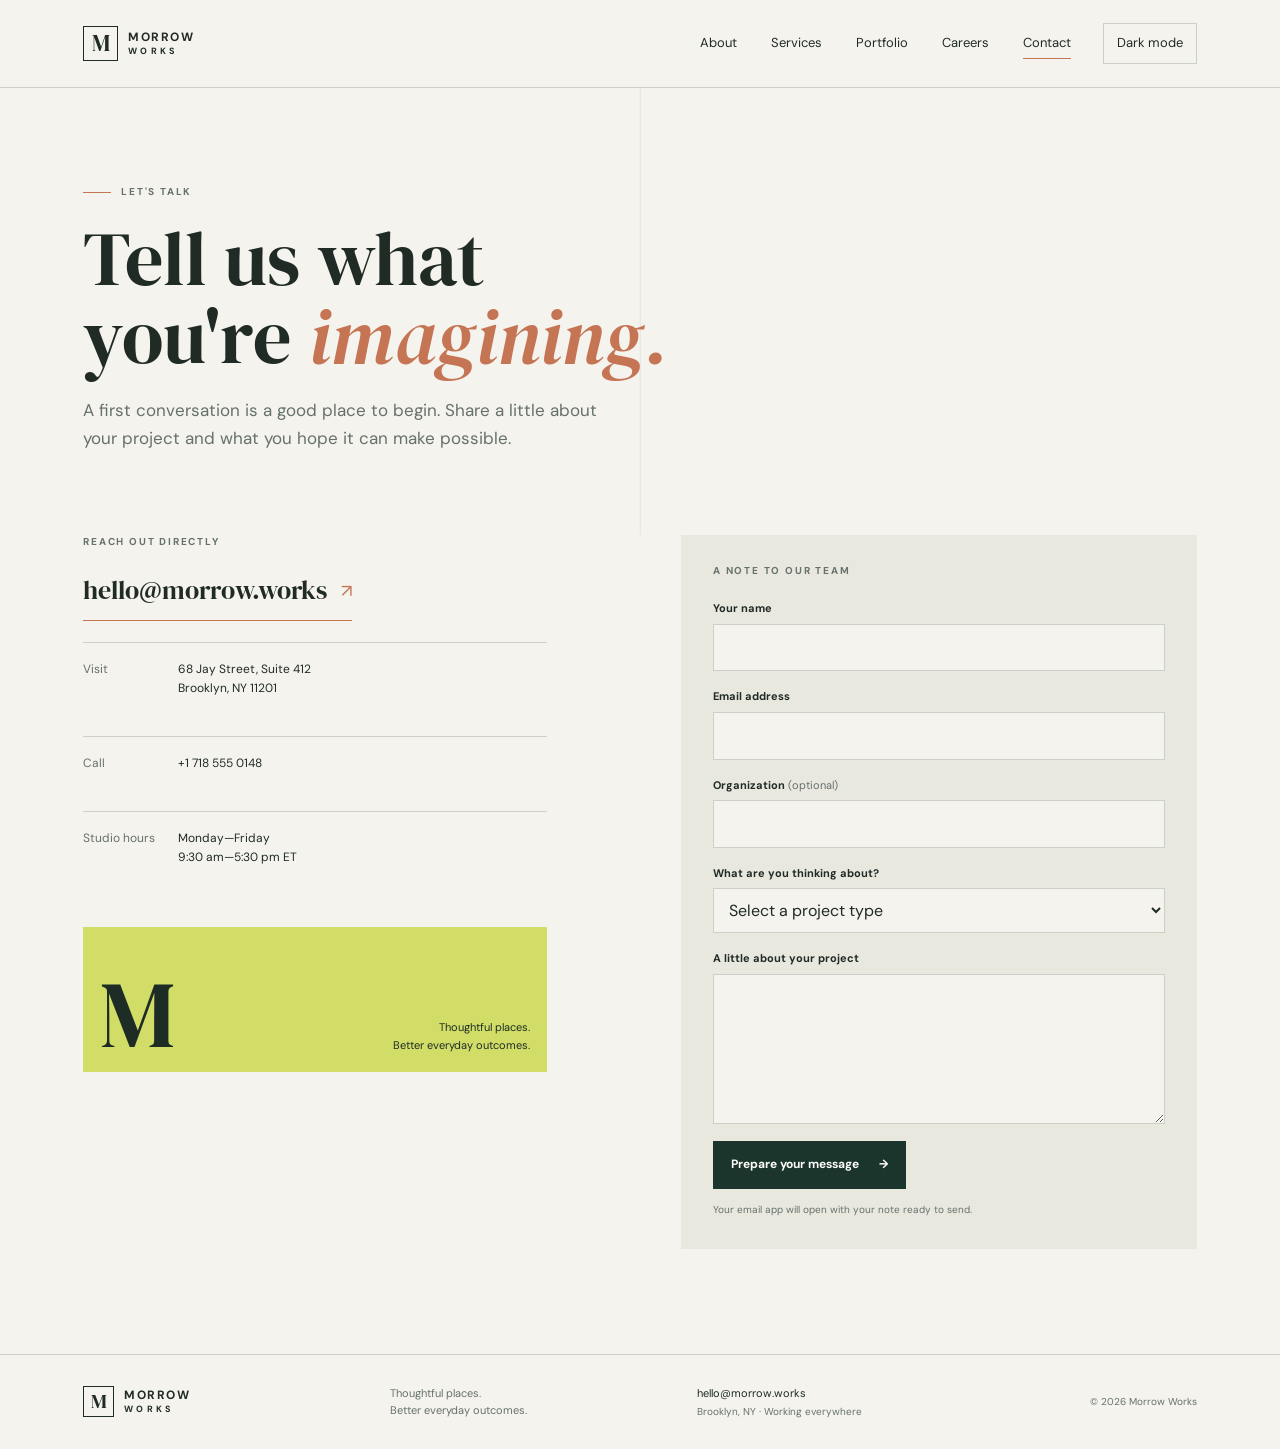
<file: contact.html>
<!doctype html>
<html lang="en">
<head>
  <meta charset="utf-8"><meta name="viewport" content="width=device-width, initial-scale=1">
  <meta name="description" content="Get in touch with Morrow Works to talk about a workplace, civic, or community project.">
  <meta name="theme-color" content="#f4f3ed"><meta property="og:title" content="Contact | Morrow Works"><meta property="og:description" content="Tell us what you are imagining, planning, or trying to solve."><meta property="og:type" content="website">
  <title>Contact | Morrow Works</title>
  <link rel="preconnect" href="https://fonts.googleapis.com"><link rel="preconnect" href="https://fonts.gstatic.com" crossorigin><link href="https://fonts.googleapis.com/css2?family=DM+Sans:wght@400;500;600;700&family=DM+Serif+Display&display=swap" rel="stylesheet"><link rel="stylesheet" href="styles.css"><script src="script.js" defer></script>
</head>
<body><a class="skip-link" href="#main">Skip to content</a>
  <header class="site-header"><a class="brand" href="index.html" aria-label="Morrow Works home"><span class="brand-mark">M</span><span>MORROW<br><small>WORKS</small></span></a><button class="menu-toggle" type="button" aria-expanded="false" aria-controls="primary-nav">Menu</button><nav class="primary-nav" id="primary-nav" aria-label="Main navigation"><a href="about.html">About</a><a href="services.html">Services</a><a href="portfolio.html">Portfolio</a><a href="careers.html">Careers</a><a href="contact.html" aria-current="page">Contact</a></nav><button class="theme-toggle" type="button" aria-label="Switch to dark theme">Dark mode</button></header>
  <main id="main">
    <section class="page-hero page-gutter reveal"><p class="eyebrow"><span class="eyebrow-line"></span>Let's talk</p><h1>Tell us what<br>you're <em>imagining.</em></h1><p class="page-lede">A first conversation is a good place to begin. Share a little about your project and what you hope it can make possible.</p></section>
    <section class="contact-layout page-gutter"><div class="contact-details reveal"><p class="eyebrow">Reach out directly</p><a class="contact-email" href="mailto:hello@morrow.works">hello@morrow.works <span aria-hidden="true">↗</span></a><div class="contact-detail"><span>Visit</span><p>68 Jay Street, Suite 412<br>Brooklyn, NY 11201</p></div><div class="contact-detail"><span>Call</span><p><a href="tel:+17185550148">+1 718 555 0148</a></p></div><div class="contact-detail"><span>Studio hours</span><p>Monday—Friday<br>9:30 am—5:30 pm ET</p></div><div class="contact-art"><span>M</span><p>Thoughtful places.<br>Better everyday outcomes.</p></div></div>
      <form class="contact-form reveal" id="contact-form">
        <p class="eyebrow">A note to our team</p>
        <label for="name">Your name</label><input id="name" name="name" autocomplete="name" required>
        <label for="email">Email address</label><input id="email" name="email" type="email" autocomplete="email" required>
        <label for="organization">Organization <span>(optional)</span></label><input id="organization" name="organization" autocomplete="organization">
        <label for="interest">What are you thinking about?</label><select id="interest" name="interest" required><option value="" selected disabled>Select a project type</option><option>Workplace strategy</option><option>Architecture & interiors</option><option>Community or civic space</option><option>Something else</option></select>
        <label for="message">A little about your project</label><textarea id="message" name="message" rows="5" required></textarea>
        <button class="button button-dark" type="submit">Prepare your message <span aria-hidden="true">→</span></button>
        <p class="form-note" id="form-status" aria-live="polite">Your email app will open with your note ready to send.</p>
      </form>
    </section>
  </main>
  <footer class="site-footer page-gutter"><a class="brand brand-footer" href="index.html"><span class="brand-mark">M</span><span>MORROW<br><small>WORKS</small></span></a><p>Thoughtful places.<br>Better everyday outcomes.</p><div class="footer-links"><a href="mailto:hello@morrow.works">hello@morrow.works</a><span>Brooklyn, NY · Working everywhere</span></div><span class="copyright">© 2026 Morrow Works</span></footer>
</body></html>
</file>
<file: styles.css>
:root {
  color-scheme: light;
  --paper: #f4f3ed;
  --paper-deep: #e8e8df;
  --ink: #202b26;
  --muted: #66716b;
  --line: #cbd0c8;
  --forest: #25463b;
  --forest-deep: #1b352d;
  --lime: #d2dd68;
  --clay: #c57454;
  --white: #fffefa;
  --serif: "DM Serif Display", Georgia, serif;
  --sans: "DM Sans", "Segoe UI", sans-serif;
}

* { box-sizing: border-box; }
html { scroll-behavior: smooth; }
body { margin: 0; background: var(--paper); color: var(--ink); font-family: var(--sans); font-size: 16px; line-height: 1.6; transition: background-color 250ms ease, color 250ms ease; }
body[data-theme="dark"] { color-scheme: dark; --paper: #19231f; --paper-deep: #222e28; --ink: #f0f0e7; --muted: #b4beb5; --line: #435149; --forest: #d2dd68; --forest-deep: #24362d; --lime: #d2dd68; --clay: #df9874; --white: #202b26; }
a { color: inherit; }
button, input, select, textarea { font: inherit; }
button, a { -webkit-tap-highlight-color: transparent; }
img { display: block; width: 100%; object-fit: cover; }
.page-gutter { padding-left: max(6.5vw, 28px); padding-right: max(6.5vw, 28px); }
.skip-link { position: absolute; top: -60px; left: 18px; z-index: 20; background: var(--lime); color: var(--ink); padding: 10px 16px; }
.skip-link:focus { top: 12px; }
.site-header { min-height: 88px; padding: 0 max(6.5vw, 28px); display: flex; align-items: center; justify-content: space-between; gap: 32px; border-bottom: 1px solid var(--line); position: relative; z-index: 5; background: var(--paper); }
.brand { color: var(--ink); text-decoration: none; display: inline-flex; gap: 10px; align-items: center; font-size: 12px; font-weight: 700; line-height: 1.02; letter-spacing: 1.5px; flex-shrink: 0; }
.brand small { font-size: 9px; letter-spacing: 3.3px; }
.brand-mark { width: 35px; height: 35px; border: 1px solid var(--ink); display: grid; place-items: center; font-family: var(--serif); font-size: 23px; font-weight: 400; letter-spacing: 0; }
.primary-nav { display: flex; align-items: center; gap: 34px; margin-left: auto; }
.primary-nav a, .theme-toggle, .menu-toggle { text-decoration: none; color: var(--ink); font-size: 13px; border: 0; padding: 8px 0; background: transparent; cursor: pointer; }
.primary-nav a { position: relative; }
.primary-nav a::after { content: ""; position: absolute; height: 1px; background: var(--clay); bottom: 3px; left: 0; width: 100%; transform: scaleX(0); transform-origin: left; transition: transform 180ms ease; }
.primary-nav a:hover::after, .primary-nav a[aria-current="page"]::after { transform: scaleX(1); }
.theme-toggle { border: 1px solid var(--line); padding: 9px 13px; white-space: nowrap; }
.menu-toggle { display: none; }
.home-hero { padding-top: 54px; padding-bottom: 75px; min-height: 630px; display: grid; grid-template-columns: 0.88fr 1.12fr; align-items: center; gap: 6%; background-image: linear-gradient(90deg, transparent 49.95%, color-mix(in srgb, var(--line) 48%, transparent) 50%, transparent 50.1%); }
.hero-copy { padding: 15px 0 12px 3.5vw; }
.eyebrow { color: var(--muted); text-transform: uppercase; font-size: 10px; line-height: 1.4; letter-spacing: 1.8px; font-weight: 700; margin: 0 0 21px; }
.eyebrow-line { display: inline-block; vertical-align: middle; width: 28px; height: 1px; background: var(--clay); margin-right: 10px; }
h1, h2, h3, p { margin-top: 0; }
h1, h2 { font-family: var(--serif); font-weight: 400; line-height: 1.02; letter-spacing: 0; }
.home-hero h1 { font-size: 76px; margin: 0 0 23px; }
h1 em, h2 em { color: var(--clay); font-weight: 400; }
.hero-intro { max-width: 415px; font-size: 17px; color: var(--muted); line-height: 1.65; margin-bottom: 25px; }
.text-link { display: inline-flex; align-items: center; gap: 14px; text-decoration: none; color: var(--ink); font-size: 13px; font-weight: 700; border-bottom: 1px solid var(--clay); padding-bottom: 5px; transition: gap 180ms ease; }
.text-link:hover { gap: 20px; }
.text-link span { color: var(--clay); font-size: 17px; }
.hero-note { margin: 63px 0 0; font-size: 11px; color: var(--muted); }
.hero-note span { padding: 0 8px; color: var(--clay); }
.hero-visual { height: 505px; position: relative; margin-right: -2vw; }
.hero-visual::before { content: ""; position: absolute; width: 128px; height: 128px; background: var(--lime); left: -36px; top: -30px; z-index: 0; }
.hero-visual img { height: 100%; position: relative; z-index: 1; }
.image-caption { background: var(--paper); color: var(--ink); position: absolute; left: 0; bottom: 0; z-index: 2; display: flex; gap: 19px; align-items: center; padding: 13px 18px; font-size: 10px; }
.image-caption span:first-child { color: var(--clay); font-weight: 700; }
.image-stamp { position: absolute; z-index: 2; right: -25px; top: 35px; background: var(--forest); color: var(--white); width: 87px; height: 87px; border-radius: 50%; display: grid; place-items: center; text-align: center; font-size: 9px; line-height: 1.1; letter-spacing: 1.2px; transform: rotate(10deg); }
.intro-band { padding-top: 83px; padding-bottom: 94px; border-top: 1px solid var(--line); }
.intro-grid { display: grid; grid-template-columns: 1fr 0.85fr; gap: 12%; align-items: end; }
.intro-grid h2, .section-heading h2, .home-cta h2, .story-copy h2, .careers-copy h2, .service-image-band h2 { font-size: 52px; margin-bottom: 0; }
.intro-grid p { color: var(--muted); max-width: 485px; margin-bottom: 22px; }
.work-section { padding-top: 55px; padding-bottom: 108px; background: var(--paper-deep); }
.section-heading { display: flex; justify-content: space-between; align-items: end; gap: 24px; margin-bottom: 36px; }
.section-heading .eyebrow { margin-bottom: 13px; }
.section-heading h2 { font-size: 48px; }
.section-heading > .text-link { margin-bottom: 8px; }
.project-grid { display: grid; grid-template-columns: 1.35fr 0.85fr; gap: 25px; align-items: end; }
.project-card { position: relative; display: block; color: white; text-decoration: none; overflow: hidden; }
.project-card img { height: 410px; transition: transform 500ms ease; }
.project-card-wide img { height: 510px; }
.project-card:hover img, .portfolio-card:hover img { transform: scale(1.035); }
.project-card::after, .portfolio-card::after { content: ""; position: absolute; inset: 45% 0 0; background: linear-gradient(transparent, rgba(17, 28, 23, 0.78)); pointer-events: none; }
.project-meta { position: absolute; z-index: 1; bottom: 24px; left: 24px; right: 24px; display: flex; justify-content: space-between; align-items: end; gap: 15px; font-size: 12px; }
.project-meta span:first-child { font-family: var(--serif); font-size: 25px; }
.project-meta span:last-child { font-size: 10px; }
.home-cta { padding-top: 70px; padding-bottom: 74px; color: #fffefa; background-color: var(--forest-deep); background-image: repeating-linear-gradient(135deg, transparent 0 40px, rgba(255,255,255,.035) 40px 41px); }
.home-cta .eyebrow { color: #c5d0c4; }
.home-cta > div { display: flex; justify-content: space-between; align-items: end; gap: 30px; }
.home-cta h2 { font-size: 57px; }
.button { min-height: 48px; padding: 12px 17px; text-decoration: none; border: 1px solid transparent; display: inline-flex; justify-content: center; align-items: center; gap: 20px; font-weight: 700; font-size: 12px; cursor: pointer; transition: background-color 180ms ease, color 180ms ease; }
.button-light { background: var(--lime); color: #1d2c25; }
.button-light:hover { background: #e0e994; }
.site-footer { padding-top: 29px; padding-bottom: 29px; display: grid; grid-template-columns: 1fr 1fr 1.3fr auto; gap: 22px; align-items: center; border-top: 1px solid var(--line); }
.site-footer p { margin: 0; color: var(--muted); font-size: 11px; line-height: 1.5; }
.footer-links { display: flex; flex-direction: column; font-size: 11px; line-height: 1.7; }
.footer-links span, .copyright { font-size: 10px; color: var(--muted); }
.footer-links a { text-decoration: none; }
.brand-footer .brand-mark { width: 31px; height: 31px; font-size: 20px; }
.page-hero { padding-top: 97px; padding-bottom: 83px; background-image: linear-gradient(90deg, transparent 49.95%, color-mix(in srgb, var(--line) 48%, transparent) 50%, transparent 50.1%); }
.page-hero h1 { font-size: 76px; margin-bottom: 21px; }
.page-lede { max-width: 550px; color: var(--muted); font-size: 17px; line-height: 1.65; margin-bottom: 0; }
.about-story, .careers-story { display: grid; grid-template-columns: 1.03fr 0.8fr; gap: 10%; align-items: center; padding-top: 0; padding-bottom: 100px; }
.story-image, .careers-photo { position: relative; }
.story-image img, .careers-photo img { height: 475px; }
.photo-note { position: absolute; bottom: -15px; right: -12px; background: var(--lime); color: #1d2c25; padding: 12px 16px; font-size: 10px; }
.story-copy h2, .careers-copy h2 { font-size: 48px; margin-bottom: 23px; }
.story-copy p:not(.eyebrow), .careers-copy p:not(.eyebrow) { color: var(--muted); font-size: 14px; }
.story-copy .text-link { margin-top: 9px; }
.values-section, .openings-section { padding-top: 75px; padding-bottom: 100px; border-top: 1px solid var(--line); }
.values-grid { display: grid; grid-template-columns: repeat(3, 1fr); gap: 38px; border-top: 1px solid var(--line); }
.value-item { padding-top: 20px; }
.value-item > span, .service-number { color: var(--clay); font-size: 12px; font-weight: 700; }
.value-item h3 { font-family: var(--serif); font-size: 26px; font-weight: 400; margin: 28px 0 10px; }
.value-item p { max-width: 300px; color: var(--muted); font-size: 13px; }
.service-list { padding-bottom: 88px; }
.service-row { display: grid; grid-template-columns: 55px 1fr 45px; gap: 22px; padding: 31px 0 33px; border-top: 1px solid var(--line); align-items: start; }
.service-row:last-child { border-bottom: 1px solid var(--line); }
.service-row h2 { font-size: 34px; margin: 0 0 13px; }
.service-row > div { max-width: 790px; }
.service-row p { color: var(--muted); max-width: 660px; font-size: 14px; margin-bottom: 15px; }
.service-row ul { list-style: none; padding: 0; margin: 0; display: flex; flex-wrap: wrap; gap: 8px 24px; color: var(--muted); font-size: 11px; }
.service-row li::before { content: "— "; color: var(--clay); }
.service-mark { color: var(--clay); font-size: 22px; justify-self: end; }
.service-image-band { min-height: 450px; position: relative; display: flex; align-items: center; overflow: hidden; color: white; }
.service-image-band::after { content: ""; position: absolute; inset: 0; background: linear-gradient(90deg, rgba(18,31,25,.8), rgba(18,31,25,.12)); }
.service-image-band img { position: absolute; inset: 0; height: 100%; }
.service-image-band > div { position: relative; z-index: 1; }
.service-image-band .eyebrow { color: #e0e4d4; }
.service-image-band h2 { font-size: 49px; }
.portfolio-grid { padding-bottom: 100px; display: grid; grid-template-columns: 1fr 1fr; gap: 50px 27px; align-items: start; }
.portfolio-card { position: relative; color: #fffefa; overflow: hidden; scroll-margin-top: 24px; }
.portfolio-feature { grid-column: 1 / -1; }
.portfolio-card img { height: 380px; transition: transform 500ms ease; }
.portfolio-feature img { height: 550px; }
.portfolio-caption { position: absolute; z-index: 1; left: 24px; right: 24px; bottom: 23px; display: flex; justify-content: space-between; align-items: end; gap: 25px; }
.portfolio-caption .eyebrow { color: #e5e8dd; margin-bottom: 7px; font-size: 9px; }
.portfolio-caption h2 { font-size: 32px; margin: 0; }
.portfolio-caption > p { width: 42%; margin: 0; font-size: 12px; color: #eef0e9; }
.careers-photo img { height: 425px; }
.openings-section .section-heading { align-items: end; }
.openings-count { color: var(--muted); font-size: 11px; margin-bottom: 8px; }
.opening-row { padding: 20px 0; border-top: 1px solid var(--line); display: flex; justify-content: space-between; align-items: center; gap: 20px; }
.opening-row:last-child { border-bottom: 1px solid var(--line); }
.opening-row h3 { font-family: var(--serif); font-size: 24px; font-weight: 400; margin: 0 0 4px; }
.opening-row p { color: var(--muted); font-size: 11px; margin: 0; }
.careers-note { font-size: 12px; color: var(--muted); margin: 21px 0 0; }
.careers-note a { color: var(--ink); text-underline-offset: 4px; }
.contact-layout { padding-top: 0; padding-bottom: 105px; display: grid; grid-template-columns: 0.9fr 1fr; gap: 12%; align-items: start; }
.contact-email { font-family: var(--serif); font-size: 26px; text-decoration: none; border-bottom: 1px solid var(--clay); padding-bottom: 8px; display: inline-flex; gap: 14px; align-items: center; }
.contact-email span { color: var(--clay); font-family: var(--sans); font-size: 18px; }
.contact-detail { display: grid; grid-template-columns: 95px 1fr; border-top: 1px solid var(--line); padding: 17px 0; margin-top: 21px; font-size: 12px; }
.contact-detail > span { color: var(--muted); }
.contact-detail p { margin: 0; }
.contact-detail a { text-decoration: none; }
.contact-art { margin-top: 42px; min-height: 145px; background: var(--lime); color: #1d2c25; padding: 17px; display: flex; justify-content: space-between; align-items: end; overflow: hidden; }
.contact-art > span { font-family: var(--serif); font-size: 95px; line-height: .85; }
.contact-art p { margin: 0; font-size: 11px; text-align: right; }
.contact-form { background: var(--paper-deep); padding: 29px 32px 31px; display: flex; flex-direction: column; }
.contact-form .eyebrow { margin-bottom: 22px; }
.contact-form label { font-size: 11px; font-weight: 700; margin: 0 0 6px; }
.contact-form label span { color: var(--muted); font-weight: 400; }
.contact-form input, .contact-form select, .contact-form textarea { width: 100%; border: 1px solid var(--line); background: var(--paper); color: var(--ink); border-radius: 0; padding: 10px 11px; margin-bottom: 17px; outline: none; }
.contact-form input:focus, .contact-form select:focus, .contact-form textarea:focus { border-color: var(--forest); box-shadow: 0 0 0 2px color-mix(in srgb, var(--forest) 20%, transparent); }
.contact-form textarea { resize: vertical; min-height: 118px; }
.button-dark { align-self: flex-start; background: var(--forest-deep); color: #fffefa; }
.button-dark:hover { background: var(--forest); color: var(--white); }
.form-note { color: var(--muted); font-size: 10px; margin: 13px 0 0; }
.reveal { opacity: 0; transform: translateY(15px); transition: opacity 650ms ease, transform 650ms ease; }
.reveal.is-visible { opacity: 1; transform: translateY(0); }
.hero-visual.reveal { transition-delay: 120ms; }
@media (prefers-reduced-motion: reduce) { *, *::before, *::after { scroll-behavior: auto !important; animation-duration: .01ms !important; transition-duration: .01ms !important; } .reveal { opacity: 1; transform: none; } }
@media (max-width: 850px) {
  .site-header { min-height: 76px; gap: 17px; }
  .primary-nav { gap: 16px; }
  .primary-nav a, .theme-toggle { font-size: 11px; }
  .home-hero { grid-template-columns: .9fr 1.1fr; gap: 4%; min-height: 570px; }
  .home-hero h1, .page-hero h1 { font-size: 61px; }
  .hero-visual { height: 420px; }
  .hero-note { margin-top: 42px; }
  .site-footer { grid-template-columns: 1fr 1fr; }
  .copyright { justify-self: end; }
  .contact-layout { gap: 7%; }
}
@media (max-width: 620px) {
  .page-gutter { padding-left: 23px; padding-right: 23px; }
  .site-header { padding: 0 23px; min-height: 72px; gap: 13px; }
  .brand-mark { width: 32px; height: 32px; }
  .menu-toggle { display: block; margin-left: auto; font-size: 12px; border-bottom: 1px solid var(--clay); }
  .theme-toggle { font-size: 10px; padding: 7px 8px; }
  .primary-nav { display: none; position: absolute; top: 71px; left: 0; right: 0; padding: 12px 23px 20px; background: var(--paper); border-bottom: 1px solid var(--line); flex-direction: column; align-items: stretch; gap: 0; }
  .primary-nav.is-open { display: flex; }
  .primary-nav a { padding: 11px 0; border-bottom: 1px solid var(--line); font-size: 13px; }
  .primary-nav a::after { display: none; }
  .home-hero { padding-top: 44px; padding-bottom: 52px; min-height: auto; display: flex; flex-direction: column; align-items: stretch; gap: 38px; background-image: none; }
  .hero-copy { padding: 0; }
  .eyebrow { font-size: 9px; margin-bottom: 17px; }
  .home-hero h1, .page-hero h1 { font-size: 52px; }
  .hero-intro, .page-lede { font-size: 15px; }
  .hero-note { margin-top: 32px; }
  .hero-visual { height: 360px; margin: 0 0 0 12px; }
  .hero-visual::before { width: 85px; height: 85px; left: -12px; top: -12px; }
  .image-stamp { width: 72px; height: 72px; right: -8px; top: 18px; font-size: 8px; }
  .image-caption { left: 0; padding: 10px 11px; gap: 10px; font-size: 8px; }
  .intro-band { padding-top: 57px; padding-bottom: 62px; }
  .intro-grid { grid-template-columns: 1fr; gap: 22px; }
  .intro-grid h2, .section-heading h2, .home-cta h2, .story-copy h2, .careers-copy h2, .service-image-band h2 { font-size: 39px; }
  .work-section { padding-top: 47px; padding-bottom: 66px; }
  .section-heading { align-items: start; flex-direction: column; margin-bottom: 25px; }
  .section-heading > .text-link { margin-top: 0; }
  .project-grid { grid-template-columns: 1fr; gap: 19px; }
  .project-card img, .project-card-wide img { height: 330px; }
  .project-meta { left: 15px; right: 15px; bottom: 16px; }
  .project-meta span:first-child { font-size: 21px; }
  .project-meta span:last-child { font-size: 9px; text-align: right; }
  .home-cta { padding-top: 47px; padding-bottom: 50px; }
  .home-cta > div { align-items: start; flex-direction: column; gap: 23px; }
  .site-footer { padding-top: 25px; padding-bottom: 25px; grid-template-columns: 1fr 1fr; gap: 19px 13px; }
  .footer-links { font-size: 10px; }
  .footer-links span { font-size: 9px; }
  .copyright { font-size: 9px; }
  .page-hero { padding-top: 63px; padding-bottom: 52px; background-image: none; }
  .about-story, .careers-story { grid-template-columns: 1fr; gap: 39px; padding-bottom: 69px; }
  .story-image img, .careers-photo img { height: 340px; }
  .photo-note { right: -6px; }
  .story-copy h2, .careers-copy h2 { font-size: 39px; }
  .values-section, .openings-section { padding-top: 55px; padding-bottom: 65px; }
  .values-grid { grid-template-columns: 1fr; gap: 8px; }
  .value-item { padding-top: 17px; }
  .value-item h3 { margin-top: 12px; }
  .service-list { padding-bottom: 59px; }
  .service-row { grid-template-columns: 30px 1fr 20px; gap: 10px; padding: 23px 0; }
  .service-row h2 { font-size: 27px; }
  .service-row p { font-size: 12px; }
  .service-row ul { gap: 5px 14px; font-size: 10px; }
  .service-image-band { min-height: 340px; }
  .service-image-band h2 { font-size: 39px; }
  .portfolio-grid { grid-template-columns: 1fr; gap: 28px; padding-bottom: 65px; }
  .portfolio-feature { grid-column: auto; }
  .portfolio-card img, .portfolio-feature img { height: 330px; }
  .portfolio-caption { left: 15px; right: 15px; bottom: 15px; gap: 10px; }
  .portfolio-caption h2 { font-size: 25px; }
  .portfolio-caption > p { font-size: 10px; width: 43%; }
  .portfolio-caption .eyebrow { font-size: 8px; }
  .openings-count { align-self: start; margin-top: -4px; }
  .opening-row { align-items: start; }
  .opening-row h3 { font-size: 21px; }
  .opening-row .text-link { flex-shrink: 0; }
  .contact-layout { grid-template-columns: 1fr; gap: 48px; padding-bottom: 70px; }
  .contact-email { font-size: 22px; }
  .contact-art { display: none; }
  .contact-form { padding: 24px 19px; }
  .button { min-height: 46px; }
}
</file>
